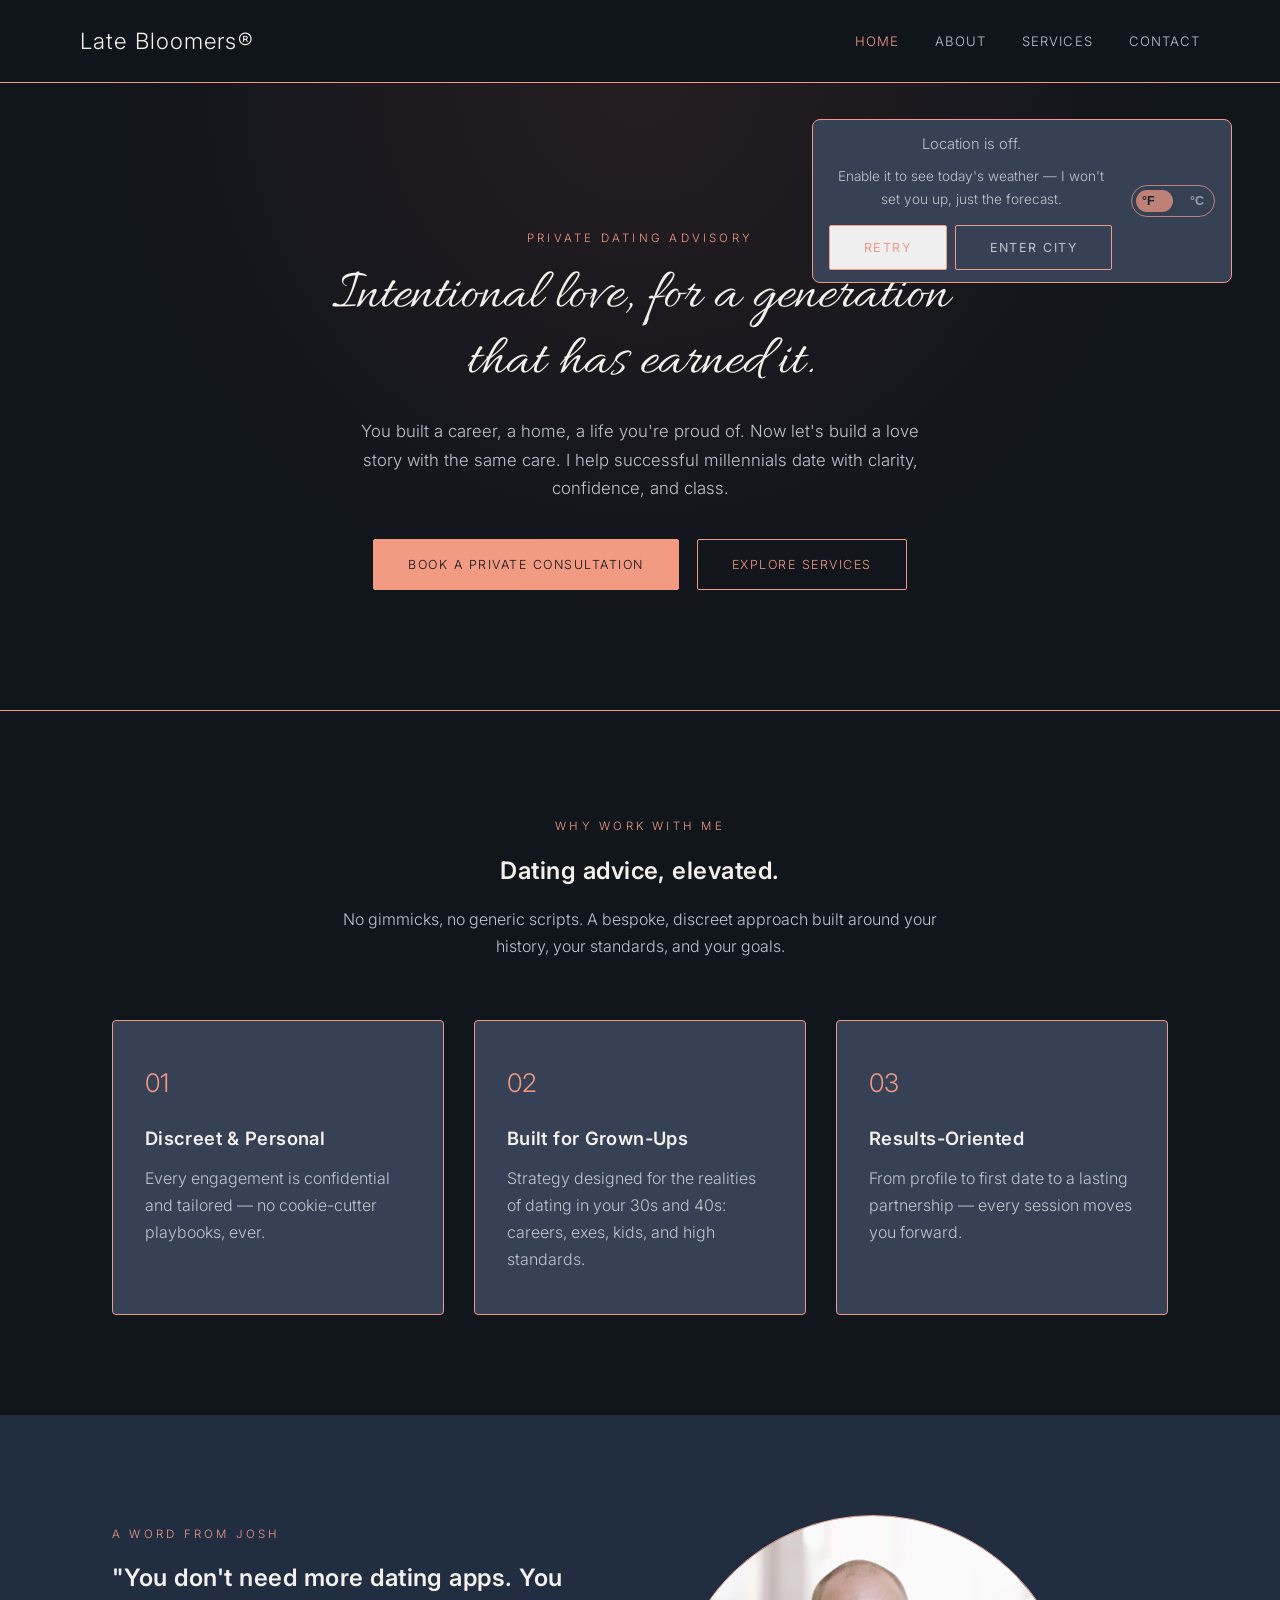
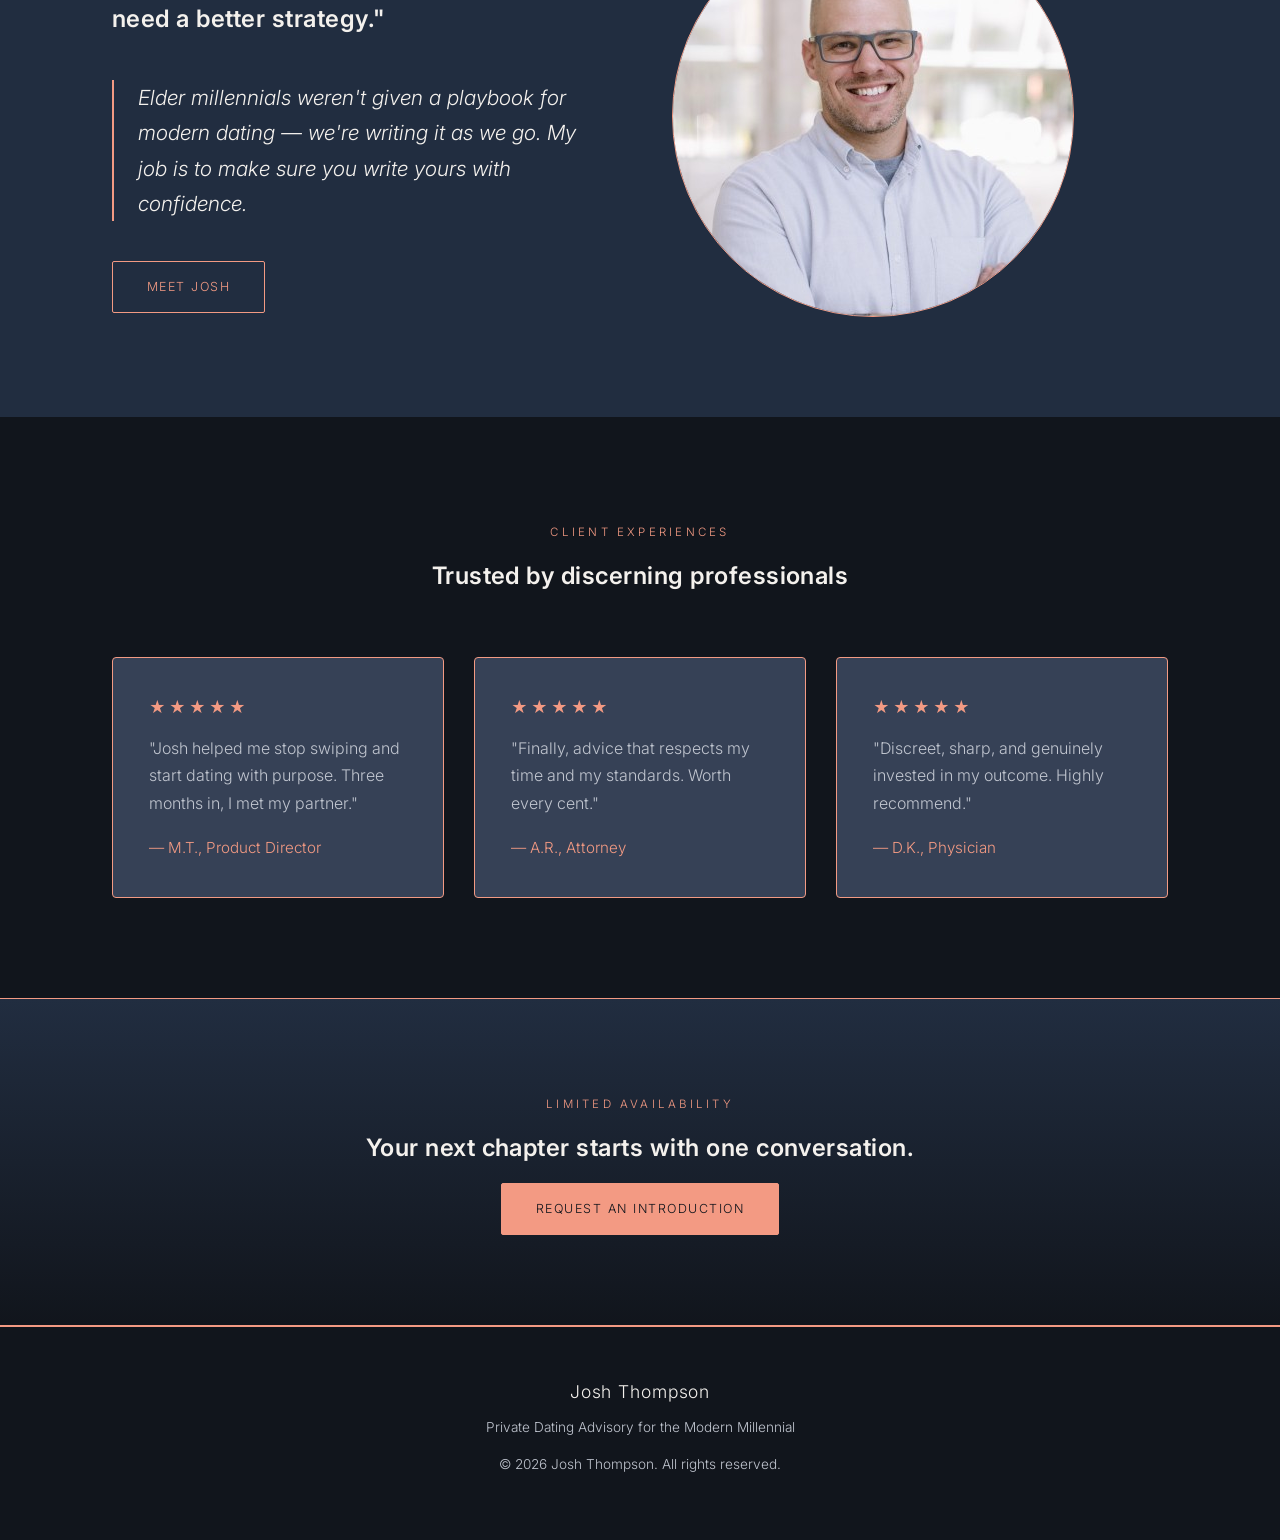
<file: index.html>
<!DOCTYPE html>
<html lang="en">
<head>
<meta charset="UTF-8">
<meta name="viewport" content="width=device-width, initial-scale=1.0">
<title>Josh Thompson | Refined Dating Counsel for the Discerning Millennial</title>
<meta name="description" content="Upscale, discreet dating advisory for accomplished millennials ready for a more intentional love life.">
<link rel="preconnect" href="https://fonts.googleapis.com">
<link rel="preconnect" href="https://fonts.gstatic.com" crossorigin>
<link href="https://fonts.googleapis.com/css2?family=Inter:wght@300;400;500;600;700&display=swap" rel="stylesheet">
<link href="https://fonts.googleapis.com/css2?family=Allura&display=swap" rel="stylesheet">
<link rel="stylesheet" href="css/styles.css">
</head>
<body>

<header class="site-header">
  <nav class="nav container">
    <a href="index.html" class="brand">Late Bloomers®</a>
    <button class="nav-toggle" aria-label="Toggle navigation">&#9776;</button>
    <ul class="nav-links">
      <li><a href="index.html" class="active">Home</a></li>
      <li><a href="about.html">About</a></li>
      <li><a href="services.html">Services</a></li>
      <li><a href="contact.html">Contact</a></li>
    </ul>
  </nav>
</header>

<section class="hero">
  <div class="container">
    <span class="eyebrow">Private Dating Advisory</span>
    <h1 class="hero-script-headline hero-script-headline-animated" aria-label="Intentional love, for a generation that has earned it.">
      <span class="headline-line">Intentional love, for a generation</span>
      <span class="headline-line">that has earned it.</span>
    </h1>
    <p class="lead">You built a career, a home, a life you're proud of. Now let's build a love story with the same care. I help successful millennials date with clarity, confidence, and class.</p>
    <div class="hero-actions">
      <a href="contact.html" class="btn btn-solid">Book a Private Consultation</a>
      <a href="services.html" class="btn">Explore Services</a>
    </div>
    <!-- Weather widget (uses Open-Meteo, no API key). JS below handles geolocation and API calls. -->
    <div id="weather-widget" class="card weather-card" aria-live="polite">
      <div class="weather-main">
        <div class="weather-content">
          <div class="weather-loading">Loading weather…</div>
        </div>
      </div>
      <div>
        <div class="weather-toggle" role="tablist" aria-label="Temperature unit">
          <button class="unit-btn" data-unit="F" aria-pressed="true">°F</button>
          <button class="unit-btn" data-unit="C" aria-pressed="false">°C</button>
          <div class="unit-indicator" aria-hidden="true"></div>
        </div>
      </div>
    </div>
  </div>
</section>

<section>
  <div class="container">
    <div class="section-head">
      <span class="eyebrow">Why Work With Me</span>
      <h2>Dating advice, elevated.</h2>
      <p>No gimmicks, no generic scripts. A bespoke, discreet approach built around your history, your standards, and your goals.</p>
    </div>
    <div class="grid-3">
      <div class="card">
        <div class="icon">01</div>
        <h3>Discreet &amp; Personal</h3>
        <p>Every engagement is confidential and tailored — no cookie-cutter playbooks, ever.</p>
      </div>
      <div class="card">
        <div class="icon">02</div>
        <h3>Built for Grown-Ups</h3>
        <p>Strategy designed for the realities of dating in your 30s and 40s: careers, exes, kids, and high standards.</p>
      </div>
      <div class="card">
        <div class="icon">03</div>
        <h3>Results-Oriented</h3>
        <p>From profile to first date to a lasting partnership — every session moves you forward.</p>
      </div>
    </div>
  </div>
</section>

<section class="section-alt">
  <div class="container">
    <div class="split">
      <div>
        <span class="eyebrow">A Word From Josh</span>
        <h2>"You don't need more dating apps. You need a better strategy."</h2>
        <blockquote>Elder millennials weren't given a playbook for modern dating — we're writing it as we go. My job is to make sure you write yours with confidence.</blockquote>
        <a href="about.html" class="btn">Meet Josh</a>
      </div>
      <div>
        <img class="profile-image" src="images/josh-profile.jpeg" alt="Portrait of Josh Thompson">
      </div>
    </div>
  </div>
</section>

<section>
  <div class="container">
    <div class="section-head">
      <span class="eyebrow">Client Experiences</span>
      <h2>Trusted by discerning professionals</h2>
    </div>
    <div class="grid-3">
      <div class="testimonial">
        <div class="stars">★★★★★</div>
        <p>"Josh helped me stop swiping and start dating with purpose. Three months in, I met my partner."</p>
        <div class="author">— M.T., Product Director</div>
      </div>
      <div class="testimonial">
        <div class="stars">★★★★★</div>
        <p>"Finally, advice that respects my time and my standards. Worth every cent."</p>
        <div class="author">— A.R., Attorney</div>
      </div>
      <div class="testimonial">
        <div class="stars">★★★★★</div>
        <p>"Discreet, sharp, and genuinely invested in my outcome. Highly recommend."</p>
        <div class="author">— D.K., Physician</div>
      </div>
    </div>
  </div>
</section>

<section class="cta">
  <div class="container">
    <span class="eyebrow">Limited Availability</span>
    <h2>Your next chapter starts with one conversation.</h2>
    <a href="contact.html" class="btn btn-solid">Request an Introduction</a>
  </div>
</section>

<footer class="site-footer">
  <div class="container">
    <span class="brand">Josh Thompson</span>
    <p>Private Dating Advisory for the Modern Millennial</p>
    <p>&copy; 2026 Josh Thompson. All rights reserved.</p>
  </div>
</footer>

<script src="js/app.js"></script>
<script src="js/main.js"></script>
</body>
</html>
</file>
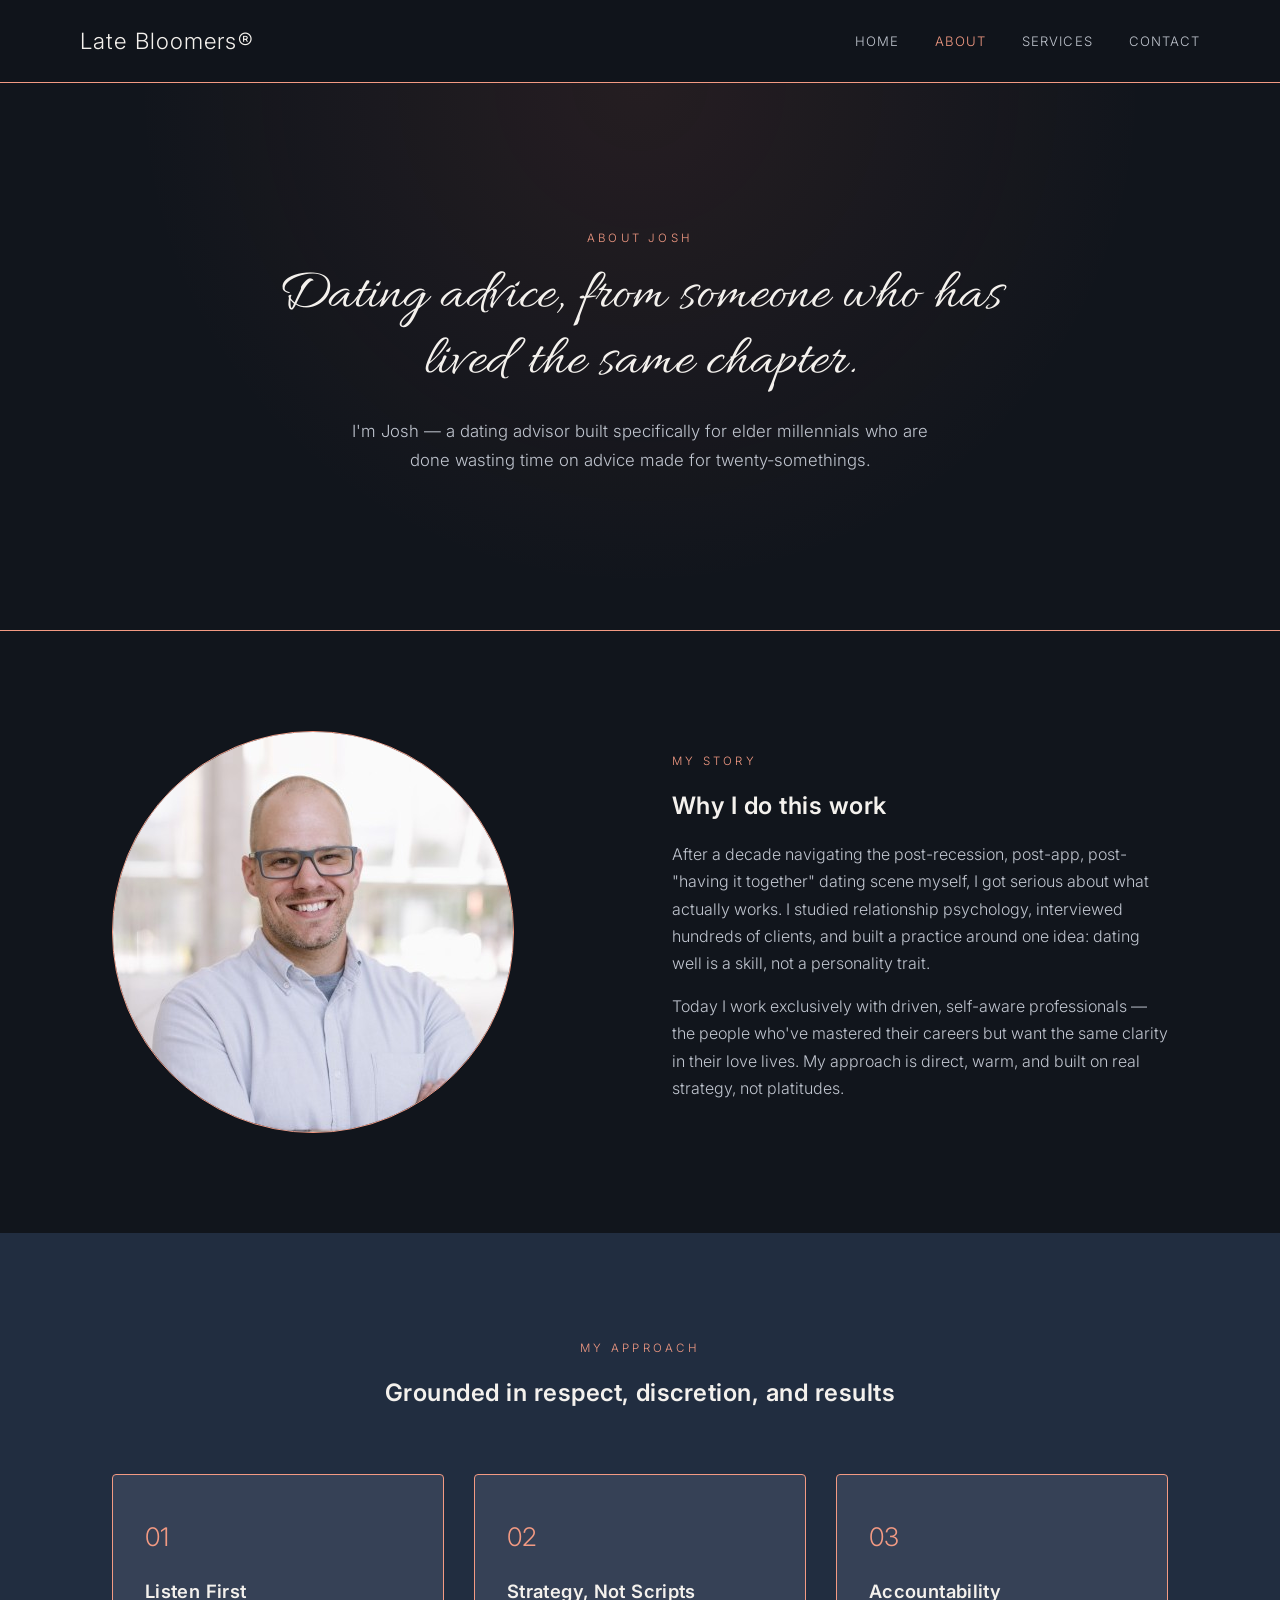
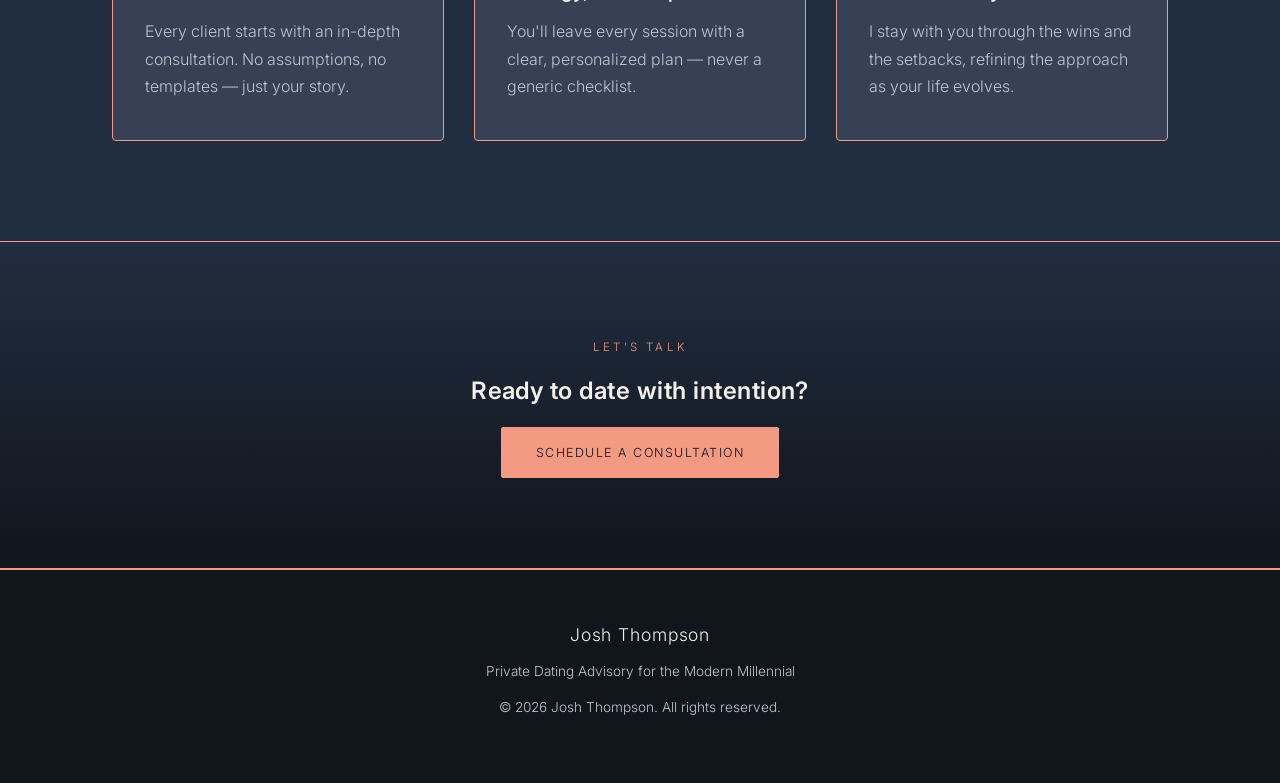
<file: about.html>
<!DOCTYPE html>
<html lang="en">
<head>
<meta charset="UTF-8">
<meta name="viewport" content="width=device-width, initial-scale=1.0">
<title>About Josh | Josh Thompson Dating Advisory</title>
<meta name="description" content="Meet Josh Thompson, dating advisor for accomplished elder millennials seeking intentional, upscale relationship guidance.">
<link rel="preconnect" href="https://fonts.googleapis.com">
<link rel="preconnect" href="https://fonts.gstatic.com" crossorigin>
<link href="https://fonts.googleapis.com/css2?family=Inter:wght@300;400;500;600;700&display=swap" rel="stylesheet">
<link href="https://fonts.googleapis.com/css2?family=Allura&display=swap" rel="stylesheet">
<link rel="stylesheet" href="css/styles.css">
</head>
<body>

<header class="site-header">
  <nav class="nav container">
    <a href="index.html" class="brand">Late Bloomers®</a>
    <button class="nav-toggle" aria-label="Toggle navigation">&#9776;</button>
    <ul class="nav-links">
      <li><a href="index.html">Home</a></li>
      <li><a href="about.html" class="active">About</a></li>
      <li><a href="services.html">Services</a></li>
      <li><a href="contact.html">Contact</a></li>
    </ul>
  </nav>
</header>

<section class="hero">
  <div class="container">
    <span class="eyebrow">About Josh</span>
    <h1 class="hero-script-headline">Dating advice, from someone who has lived the same chapter.</h1>
    <p class="lead">I'm Josh — a dating advisor built specifically for elder millennials who are done wasting time on advice made for twenty-somethings.</p>
  </div>
</section>

<section>
  <div class="container">
    <div class="split">
      <div>
        <img class="profile-image" src="images/josh-profile.jpeg" alt="Portrait of Josh Thompson">
      </div>
      <div>
        <span class="eyebrow">My Story</span>
        <h2>Why I do this work</h2>
        <p>After a decade navigating the post-recession, post-app, post-"having it together" dating scene myself, I got serious about what actually works. I studied relationship psychology, interviewed hundreds of clients, and built a practice around one idea: dating well is a skill, not a personality trait.</p>
        <p>Today I work exclusively with driven, self-aware professionals — the people who've mastered their careers but want the same clarity in their love lives. My approach is direct, warm, and built on real strategy, not platitudes.</p>
      </div>
    </div>
  </div>
</section>

<section class="section-alt">
  <div class="container">
    <div class="section-head">
      <span class="eyebrow">My Approach</span>
      <h2>Grounded in respect, discretion, and results</h2>
    </div>
    <div class="grid-3">
      <div class="card">
        <div class="icon">01</div>
        <h3>Listen First</h3>
        <p>Every client starts with an in-depth consultation. No assumptions, no templates — just your story.</p>
      </div>
      <div class="card">
        <div class="icon">02</div>
        <h3>Strategy, Not Scripts</h3>
        <p>You'll leave every session with a clear, personalized plan — never a generic checklist.</p>
      </div>
      <div class="card">
        <div class="icon">03</div>
        <h3>Accountability</h3>
        <p>I stay with you through the wins and the setbacks, refining the approach as your life evolves.</p>
      </div>
    </div>
  </div>
</section>

<section class="cta">
  <div class="container">
    <span class="eyebrow">Let's Talk</span>
    <h2>Ready to date with intention?</h2>
    <a href="contact.html" class="btn btn-solid">Schedule a Consultation</a>
  </div>
</section>

<footer class="site-footer">
  <div class="container">
    <span class="brand">Josh Thompson</span>
    <p>Private Dating Advisory for the Modern Millennial</p>
    <p>&copy; 2026 Josh Thompson. All rights reserved.</p>
  </div>
</footer>

<script src="js/main.js"></script>
</body>
</html>
</file>
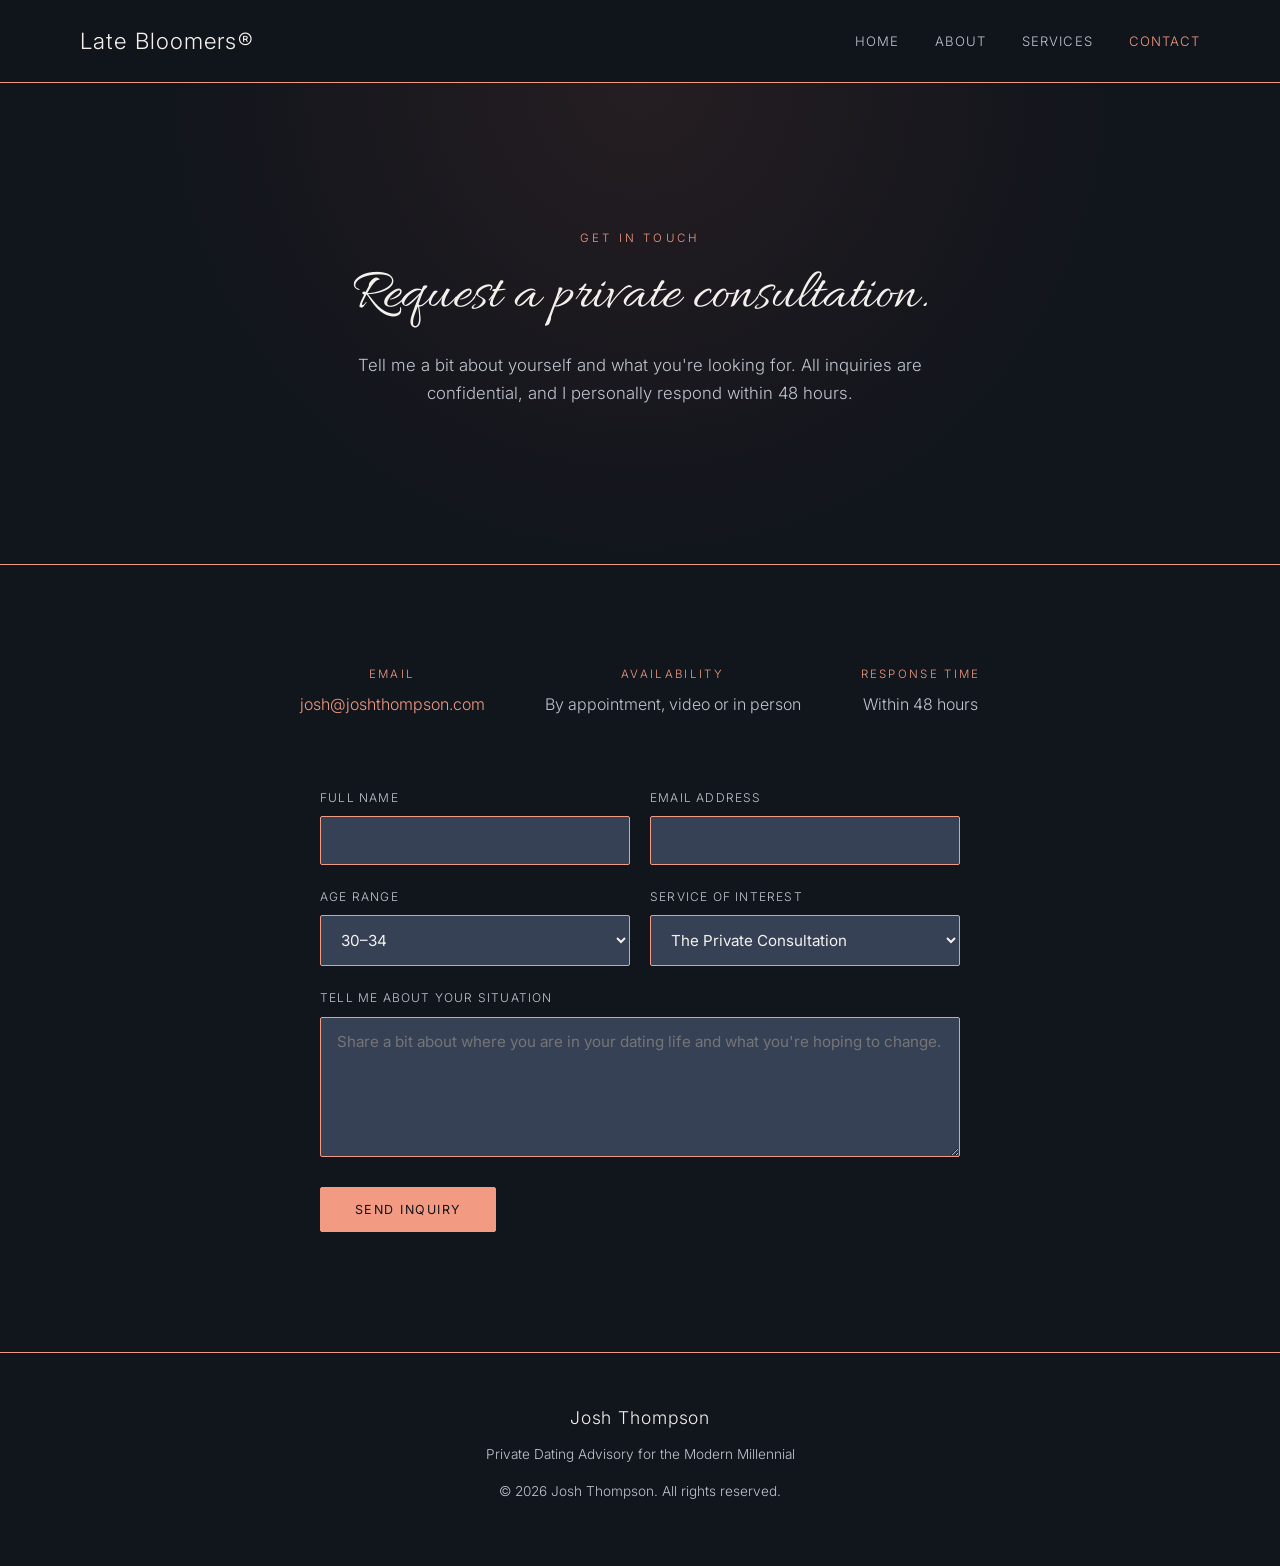
<file: contact.html>
<!DOCTYPE html>
<html lang="en">
<head>
<meta charset="UTF-8">
<meta name="viewport" content="width=device-width, initial-scale=1.0">
<title>Contact | Josh Thompson Dating Advisory</title>
<meta name="description" content="Request a private consultation with Josh Thompson, dating advisor for accomplished elder millennials.">
<link rel="preconnect" href="https://fonts.googleapis.com">
<link rel="preconnect" href="https://fonts.gstatic.com" crossorigin>
<link href="https://fonts.googleapis.com/css2?family=Inter:wght@300;400;500;600;700&display=swap" rel="stylesheet">
<link href="https://fonts.googleapis.com/css2?family=Allura&display=swap" rel="stylesheet">
<link rel="stylesheet" href="css/styles.css">
</head>
<body>

<header class="site-header">
  <nav class="nav container">
    <a href="index.html" class="brand">Late Bloomers®</a>
    <button class="nav-toggle" aria-label="Toggle navigation">&#9776;</button>
    <ul class="nav-links">
      <li><a href="index.html">Home</a></li>
      <li><a href="about.html">About</a></li>
      <li><a href="services.html">Services</a></li>
      <li><a href="contact.html" class="active">Contact</a></li>
    </ul>
  </nav>
</header>

<section class="hero">
  <div class="container">
    <span class="eyebrow">Get In Touch</span>
    <h1 class="hero-script-headline">Request a private consultation.</h1>
    <p class="lead">Tell me a bit about yourself and what you're looking for. All inquiries are confidential, and I personally respond within 48 hours.</p>
  </div>
</section>

<section>
  <div class="container">
    <div class="contact-info">
      <div>
        <div class="label">Email</div>
        <a href="mailto:josh@joshthompson.com">josh@joshthompson.com</a>
      </div>
      <div>
        <div class="label">Availability</div>
        <p style="margin:0;">By appointment, video or in person</p>
      </div>
      <div>
        <div class="label">Response Time</div>
        <p style="margin:0;">Within 48 hours</p>
      </div>
    </div>

    <form class="contact-form">
      <div class="form-row">
        <div>
          <label for="name">Full Name</label>
          <input type="text" id="name" name="name" required autocomplete="name">
        </div>
        <div>
          <label for="email">Email Address</label>
          <input type="email" id="email" name="email" required autocomplete="email">
        </div>
      </div>
      <div class="form-row">
        <div>
          <label for="age-range">Age Range</label>
          <select id="age-range" name="age-range">
            <option value="30-34">30–34</option>
            <option value="35-39">35–39</option>
            <option value="40-44">40–44</option>
            <option value="45+">45+</option>
          </select>
        </div>
        <div>
          <label for="service">Service of Interest</label>
          <select id="service" name="service">
            <option value="consultation">The Private Consultation</option>
            <option value="profile">The Refined Profile</option>
            <option value="retainer">The Quarterly Retainer</option>
            <option value="not-sure">Not Sure Yet</option>
          </select>
        </div>
      </div>
      <label for="message">Tell Me About Your Situation</label>
      <textarea id="message" name="message" required placeholder="Share a bit about where you are in your dating life and what you're hoping to change."></textarea>
      <button type="submit" class="btn btn-solid">Send Inquiry</button>
      <p class="form-note" style="margin-top:20px; color: var(--color-text-muted);"></p>
    </form>
  </div>
</section>

<footer class="site-footer">
  <div class="container">
    <span class="brand">Josh Thompson</span>
    <p>Private Dating Advisory for the Modern Millennial</p>
    <p>&copy; 2026 Josh Thompson. All rights reserved.</p>
  </div>
</footer>

<script src="js/main.js"></script>
</body>
</html>
</file>
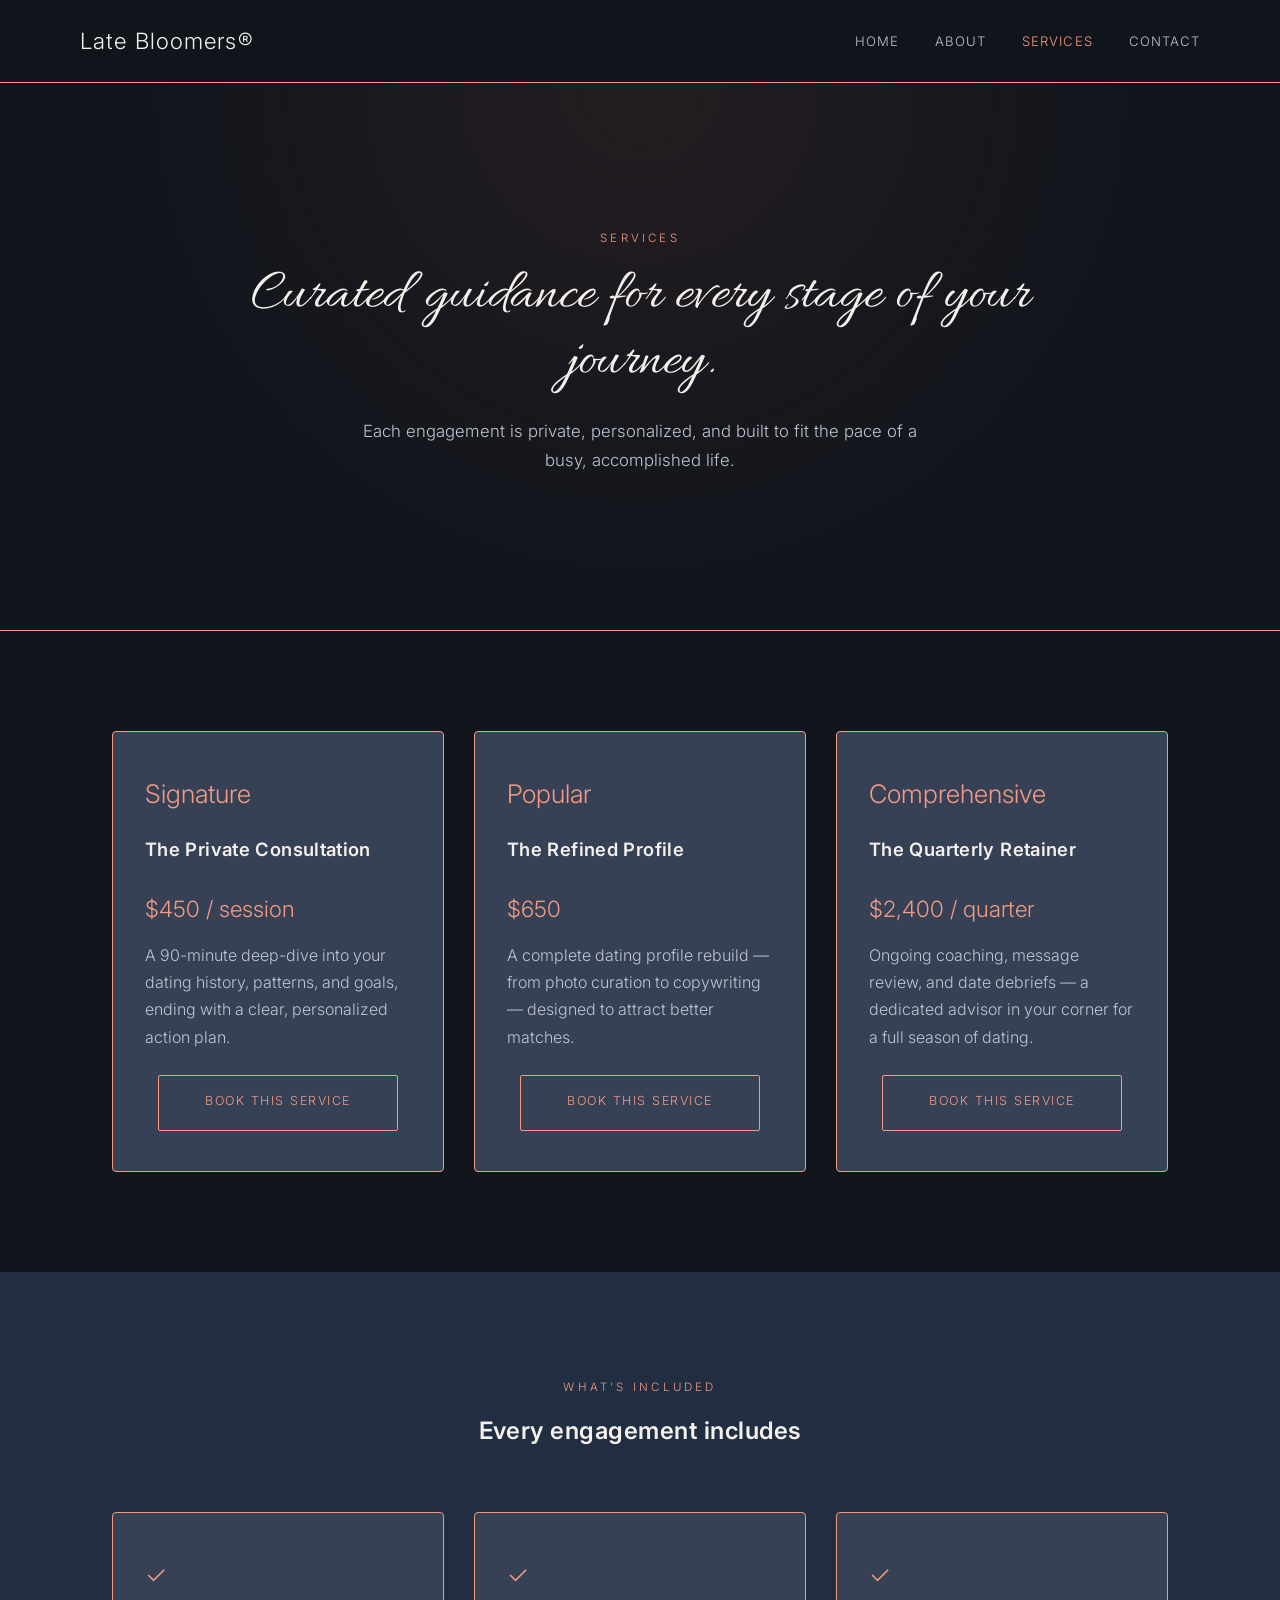
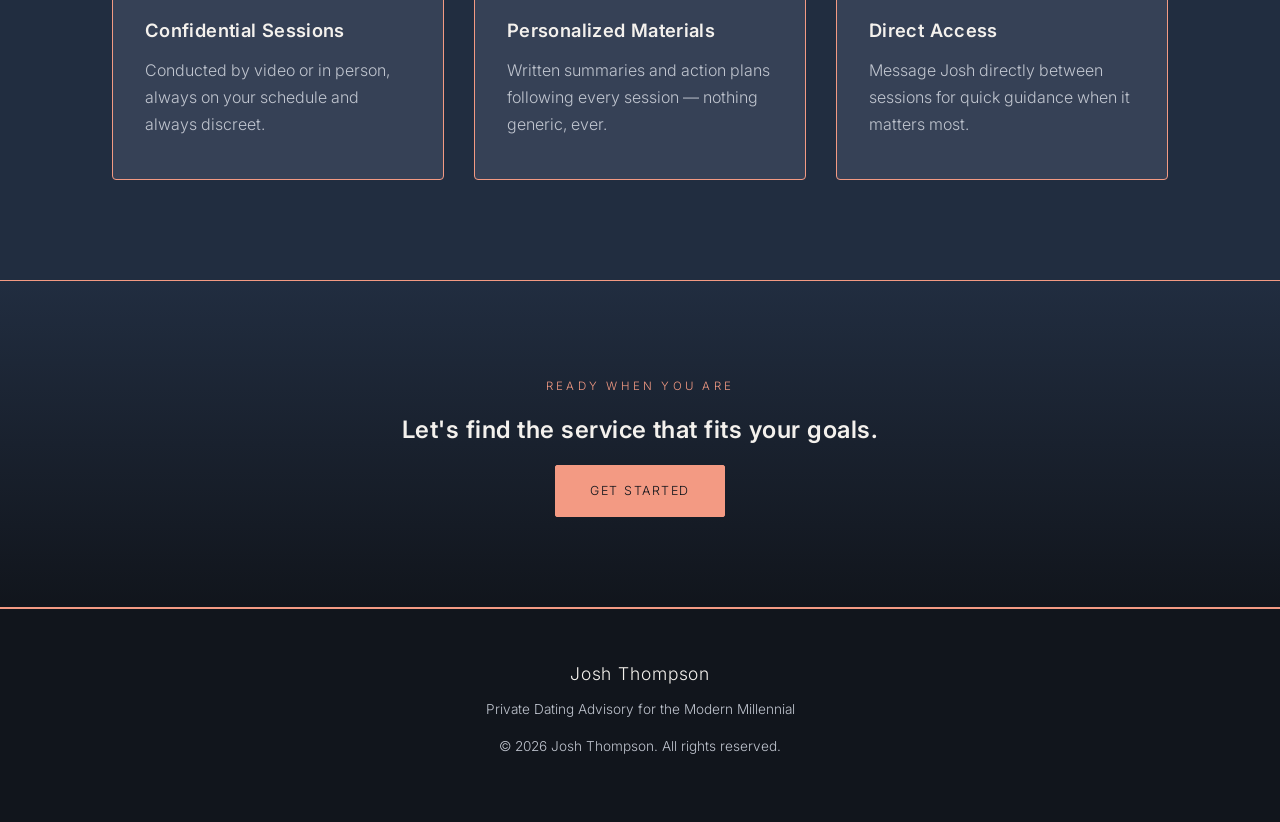
<file: services.html>
<!DOCTYPE html>
<html lang="en">
<head>
<meta charset="UTF-8">
<meta name="viewport" content="width=device-width, initial-scale=1.0">
<title>Services | Josh Thompson Dating Advisory</title>
<meta name="description" content="Private consultations, profile refinement, and ongoing coaching for elder millennials seeking an upscale dating strategy.">
<link rel="preconnect" href="https://fonts.googleapis.com">
<link rel="preconnect" href="https://fonts.gstatic.com" crossorigin>
<link href="https://fonts.googleapis.com/css2?family=Inter:wght@300;400;500;600;700&display=swap" rel="stylesheet">
<link href="https://fonts.googleapis.com/css2?family=Allura&display=swap" rel="stylesheet">
<link rel="stylesheet" href="css/styles.css">
</head>
<body>

<header class="site-header">
  <nav class="nav container">
    <a href="index.html" class="brand">Late Bloomers®</a>
    <button class="nav-toggle" aria-label="Toggle navigation">&#9776;</button>
    <ul class="nav-links">
      <li><a href="index.html">Home</a></li>
      <li><a href="about.html">About</a></li>
      <li><a href="services.html" class="active">Services</a></li>
      <li><a href="contact.html">Contact</a></li>
    </ul>
  </nav>
</header>

<section class="hero">
  <div class="container">
    <span class="eyebrow">Services</span>
    <h1 class="hero-script-headline">Curated guidance for every stage of your journey.</h1>
    <p class="lead">Each engagement is private, personalized, and built to fit the pace of a busy, accomplished life.</p>
  </div>
</section>

<section>
  <div class="container">
    <div class="grid-3">
      <div class="card service-card">
        <div class="icon">Signature</div>
        <h3>The Private Consultation</h3>
        <p class="price">$450 / session</p>
        <p>A 90-minute deep-dive into your dating history, patterns, and goals, ending with a clear, personalized action plan.</p>
        <a href="contact.html" class="btn">Book This Service</a>
      </div>
      <div class="card service-card">
        <div class="icon">Popular</div>
        <h3>The Refined Profile</h3>
        <p class="price">$650</p>
        <p>A complete dating profile rebuild — from photo curation to copywriting — designed to attract better matches.</p>
        <a href="contact.html" class="btn">Book This Service</a>
      </div>
      <div class="card service-card">
        <div class="icon">Comprehensive</div>
        <h3>The Quarterly Retainer</h3>
        <p class="price">$2,400 / quarter</p>
        <p>Ongoing coaching, message review, and date debriefs — a dedicated advisor in your corner for a full season of dating.</p>
        <a href="contact.html" class="btn">Book This Service</a>
      </div>
    </div>
  </div>
</section>

<section class="section-alt">
  <div class="container">
    <div class="section-head">
      <span class="eyebrow">What's Included</span>
      <h2>Every engagement includes</h2>
    </div>
    <div class="grid-3">
      <div class="card">
        <div class="icon">✓</div>
        <h3>Confidential Sessions</h3>
        <p>Conducted by video or in person, always on your schedule and always discreet.</p>
      </div>
      <div class="card">
        <div class="icon">✓</div>
        <h3>Personalized Materials</h3>
        <p>Written summaries and action plans following every session — nothing generic, ever.</p>
      </div>
      <div class="card">
        <div class="icon">✓</div>
        <h3>Direct Access</h3>
        <p>Message Josh directly between sessions for quick guidance when it matters most.</p>
      </div>
    </div>
  </div>
</section>

<section class="cta">
  <div class="container">
    <span class="eyebrow">Ready When You Are</span>
    <h2>Let's find the service that fits your goals.</h2>
    <a href="contact.html" class="btn btn-solid">Get Started</a>
  </div>
</section>

<footer class="site-footer">
  <div class="container">
    <span class="brand">Josh Thompson</span>
    <p>Private Dating Advisory for the Modern Millennial</p>
    <p>&copy; 2026 Josh Thompson. All rights reserved.</p>
  </div>
</footer>

<script src="js/main.js"></script>
</body>
</html>
</file>
<file: css/styles.css>
/* ---------- Design Tokens ---------- */
:root {
  --color-bg: #11151c;
  --color-bg-alt: #212d40;
  --color-surface: #364156;
  --color-gold: #f39a83;
  --color-gold-light: #f39a83;
  --color-text: #f4f1ed;
  --color-text-muted: #c0c5cf;
  --color-border: #f39a83;
  --font-display: 'Inter', -apple-system, BlinkMacSystemFont, 'Segoe UI', sans-serif;
  --font-body: 'Inter', -apple-system, BlinkMacSystemFont, 'Segoe UI', sans-serif;
  --font-script: 'Allura', cursive;
  --max-width: 1120px;
}

* { box-sizing: border-box; }

html { scroll-behavior: smooth; }

body {
  margin: 0;
  background: var(--color-bg);
  color: var(--color-text);
  font-family: var(--font-body);
  font-weight: 300;
  line-height: 1.7;
  -webkit-font-smoothing: antialiased;
}

img { max-width: 100%; display: block; }

a { color: var(--color-gold-light); text-decoration: none; }
a:hover { color: var(--color-gold); }

h1, h2, h3, h4 {
  font-family: var(--font-display);
  font-weight: 600;
  letter-spacing: 0.02em;
  color: var(--color-text);
  margin: 0 0 0.6em;
}

p { margin: 0 0 1em; color: var(--color-text-muted); }

.container {
  max-width: var(--max-width);
  margin: 0 auto;
  padding: 0 32px;
}

.eyebrow {
  display: inline-block;
  font-family: var(--font-body);
  text-transform: uppercase;
  letter-spacing: 0.28em;
  font-size: 0.72rem;
  color: var(--color-gold);
  margin-bottom: 14px;
}

.btn {
  display: inline-block;
  padding: 14px 34px;
  border: 1px solid var(--color-gold);
  color: var(--color-gold-light);
  font-family: var(--font-body);
  letter-spacing: 0.12em;
  text-transform: uppercase;
  font-size: 0.78rem;
  border-radius: 2px;
  transition: background 0.25s ease, color 0.25s ease;
}

.btn:hover {
  background: var(--color-gold);
  color: var(--color-bg);
}

.btn-solid {
  background: var(--color-gold);
  color: var(--color-bg);
  cursor: pointer;
}

.btn-solid:hover {
  background: var(--color-gold-light);
  color: var(--color-bg);
}

/* ---------- Header / Nav ---------- */
.site-header {
  position: sticky;
  top: 0;
  z-index: 50;
  background: rgba(17, 21, 28, 0.92);
  backdrop-filter: blur(8px);
  border-bottom: 1px solid var(--color-border);
}

.nav {
  display: flex;
  align-items: center;
  justify-content: space-between;
  padding: 22px 0;
}

.brand {
  font-family: var(--font-display);
  font-size: 1.4rem;
  letter-spacing: 0.05em;
  color: var(--color-text);
}

.brand span { color: var(--color-gold); }

.nav-links {
  list-style: none;
  display: flex;
  gap: 36px;
  margin: 0;
  padding: 0;
}

.nav-links a {
  color: var(--color-text-muted);
  font-size: 0.82rem;
  letter-spacing: 0.08em;
  text-transform: uppercase;
}

.nav-links a.active,
.nav-links a:hover { color: var(--color-gold-light); }

/* ---------- Hero ---------- */
.hero {
  padding: 140px 0 120px;
  text-align: center;
  background:
    radial-gradient(circle at 50% 0%, rgba(214,104,83,0.10), transparent 60%),
    var(--color-bg);
  border-bottom: 1px solid var(--color-border);
}

.hero h1 {
  font-size: clamp(2.4rem, 5vw, 3.6rem);
  max-width: 780px;
  margin: 0 auto 22px;
}

.hero-script-headline {
  font-family: var(--font-script);
  font-weight: 400;
  letter-spacing: 0;
  line-height: 1.15;
}

.hero-script-headline-animated {
  clip-path: none;
}

.hero-script-headline-animated .headline-line {
  display: block;
  white-space: nowrap;
}

.hero-script-headline-animated .headline-character {
  display: inline-block;
  opacity: 0;
  animation: headline-character-write 180ms ease-out forwards;
  animation-delay: calc(var(--character-index) * 75ms);
}

@keyframes headline-character-write {
  from {
    opacity: 0;
    transform: translateY(0.12em);
  }
  to {
    opacity: 1;
    transform: translateY(0);
  }
}

@media (prefers-reduced-motion: reduce) {
  .hero-script-headline-animated .headline-character {
    animation: none;
    opacity: 1;
    transform: none;
  }
}

.hero p.lead {
  max-width: 600px;
  margin: 0 auto 36px;
  font-size: 1.05rem;
}

.hero-actions { display: flex; gap: 18px; justify-content: center; flex-wrap: wrap; }

/* ---------- Sections ---------- */
section { padding: 100px 0; }
.section-alt { background: var(--color-bg-alt); }

.section-head {
  text-align: center;
  max-width: 640px;
  margin: 0 auto 60px;
}

/* ---------- Cards / Grid ---------- */
.grid-3 {
  display: grid;
  grid-template-columns: repeat(3, 1fr);
  gap: 30px;
}

.card {
  background: var(--color-surface);
  border: 1px solid var(--color-border);
  padding: 40px 32px;
  border-radius: 4px;
  transition: transform 0.25s ease, border-color 0.25s ease;
}

.card:hover {
  transform: translateY(-4px);
  border-color: var(--color-gold);
}

.card .icon {
  font-family: var(--font-display);
  font-size: 1.6rem;
  color: var(--color-gold);
  margin-bottom: 18px;
}

.card h3 { font-size: 1.15rem; }
.card p { margin-bottom: 0; }
.card .price {
  font-family: var(--font-display);
  color: var(--color-gold-light);
  font-size: 1.4rem;
  margin: 14px 0;
}

.service-card {
  display: flex;
  flex-direction: column;
}

.service-card .btn {
  width: 100%;
  max-width: 240px;
  min-height: 56px;
  margin-top: auto;
  padding-right: 16px;
  padding-left: 16px;
  align-self: center;
  text-align: center;
}

.service-card p:last-of-type {
  margin-bottom: 24px;
}

/* ---------- Quote / About split ---------- */
.split {
  display: grid;
  grid-template-columns: 1fr 1fr;
  gap: 64px;
  align-items: center;
}

.split img {
  border-radius: 4px;
  border: 1px solid var(--color-border);
}

.split .profile-image {
  aspect-ratio: 1;
  border-radius: 50%;
  object-fit: cover;
}

blockquote {
  font-family: var(--font-display);
  font-size: 1.3rem;
  color: var(--color-text);
  border-left: 2px solid var(--color-gold);
  padding-left: 24px;
  margin: 40px 0;
  font-style: italic;
}

/* ---------- Testimonials ---------- */
.testimonial {
  background: var(--color-surface);
  border: 1px solid var(--color-border);
  padding: 36px;
  border-radius: 4px;
  transition: transform 0.25s ease, border-color 0.25s ease;
}

.testimonial:hover {
  transform: translateY(-4px);
  border-color: var(--color-gold);
}

.testimonial .stars { color: var(--color-gold); letter-spacing: 3px; margin-bottom: 14px; }
.testimonial .author {
  margin-top: 18px;
  color: var(--color-gold-light);
  font-family: var(--font-display);
  font-size: 0.95rem;
}

/* ---------- CTA banner ---------- */
.cta {
  text-align: center;
  padding: 90px 0;
  background: linear-gradient(180deg, var(--color-bg-alt), var(--color-bg));
  border-top: 1px solid var(--color-border);
  border-bottom: 1px solid var(--color-border);
}

/* ---------- Form ---------- */
form { max-width: 640px; margin: 0 auto; }

.form-row { display: grid; grid-template-columns: 1fr 1fr; gap: 20px; }

label {
  display: block;
  font-size: 0.75rem;
  text-transform: uppercase;
  letter-spacing: 0.1em;
  color: var(--color-text-muted);
  margin-bottom: 8px;
}

input, textarea, select {
  width: 100%;
  background: var(--color-surface);
  border: 1px solid var(--color-border);
  color: var(--color-text);
  padding: 14px 16px;
  font-family: var(--font-body);
  font-size: 0.95rem;
  border-radius: 2px;
  margin-bottom: 22px;
}

input:focus, textarea:focus, select:focus {
  outline: none;
  border-color: var(--color-gold);
}

textarea { resize: vertical; min-height: 140px; }

.contact-info {
  display: flex;
  justify-content: center;
  gap: 60px;
  margin-bottom: 70px;
  flex-wrap: wrap;
  text-align: center;
}

.contact-info .label {
  font-size: 0.72rem;
  text-transform: uppercase;
  letter-spacing: 0.2em;
  color: var(--color-gold);
  margin-bottom: 6px;
}

/* ---------- Footer ---------- */
.site-footer {
  padding: 50px 0;
  border-top: 1px solid var(--color-border);
  text-align: center;
  color: var(--color-text-muted);
  font-size: 0.85rem;
}

.site-footer .brand { font-size: 1.1rem; margin-bottom: 10px; display: block; }

/* ---------- Nav toggle (mobile) ---------- */
.nav-toggle { display: none; }

/* ---------- Weather widget ---------- */
.weather-card { max-width: 420px; margin: 20px auto 0; padding: 12px 16px; border-radius: 8px; display: flex; align-items: center; gap: 18px; justify-content: space-between; }
.weather-main { display: flex; align-items: center; gap: 14px; flex: 1 1 auto; }
.weather-emoji { font-size: 2.6rem; display: block; line-height: 1; }
.weather-temp { font-family: var(--font-display); font-size: 1.8rem; color: var(--color-gold-light); }
.weather-desc { font-size: 0.92rem; color: var(--color-text-muted); }
.weather-toggle { display: inline-flex; position: relative; background: rgba(54,65,86,0.98); border: 1px solid var(--color-border); border-radius: 999px; padding: 4px; gap: 4px; align-items: center; width: 84px; justify-content: space-between; opacity: 0.72; }
.weather-toggle .unit-btn { position: relative; z-index: 2; background: transparent; border: none; padding: 4px 6px; font-weight: 600; color: var(--color-text-muted); cursor: pointer; border-radius: 999px; font-size: 0.78rem; }
.weather-toggle .unit-btn.active { color: var(--color-bg); }
.weather-toggle .unit-indicator { position: absolute; left: 4px; top: 4px; width: calc(50% - 4px); height: calc(100% - 8px); background: var(--color-gold); border-radius: 999px; z-index: 1; transition: transform 220ms ease; transform: translateX(0); }
.weather-permission { display: flex; flex-direction: column; gap: 8px; }
.weather-permission-note { font-size: 0.85rem; color: var(--color-text-muted); }
.weather-permission-actions { display: flex; gap: 8px; margin-top: 6px; }
.weather-manual-btn { background: transparent; border: 1px solid var(--color-border); color: var(--color-text-muted); }

@media (min-width: 860px) {
  .hero .weather-card { position: absolute; right: 48px; top: 36px; margin: 0; }
  .hero { position: relative; }
}

@media (max-width: 420px) {
  .weather-card { max-width: 260px; }
  .weather-main { gap: 10px; }
  .weather-toggle { flex-direction: column; width: 44px; height: 84px; padding: 6px; opacity: 0.85; }
  .weather-toggle .unit-btn { padding: 6px 0; width: 100%; text-align: center; }
  .weather-toggle .unit-indicator { left: 4px; top: 4px; width: calc(100% - 8px); height: calc(50% - 4px); transform: translateY(0); }
}

/* ---------- Responsive ---------- */
@media (max-width: 860px) {
  .grid-3 { grid-template-columns: 1fr; }
  .split { grid-template-columns: 1fr; }
  .form-row { grid-template-columns: 1fr; }
  .contact-info { gap: 30px; }
}

@media (max-width: 720px) {
  .nav-links {
    position: absolute;
    top: 100%;
    left: 0;
    right: 0;
    background: var(--color-bg);
    border-bottom: 1px solid var(--color-border);
    flex-direction: column;
    padding: 24px 32px;
    display: none;
    gap: 20px;
  }
  .nav-links.open { display: flex; }
  .nav-toggle {
    display: block;
    background: none;
    border: 1px solid var(--color-border);
    color: var(--color-text);
    padding: 8px 12px;
    border-radius: 2px;
    cursor: pointer;
  }
  .hero { padding: 100px 0 80px; }
  .hero h1.hero-script-headline-animated { font-size: clamp(1.55rem, 7.5vw, 3.6rem); }
}
</file>
